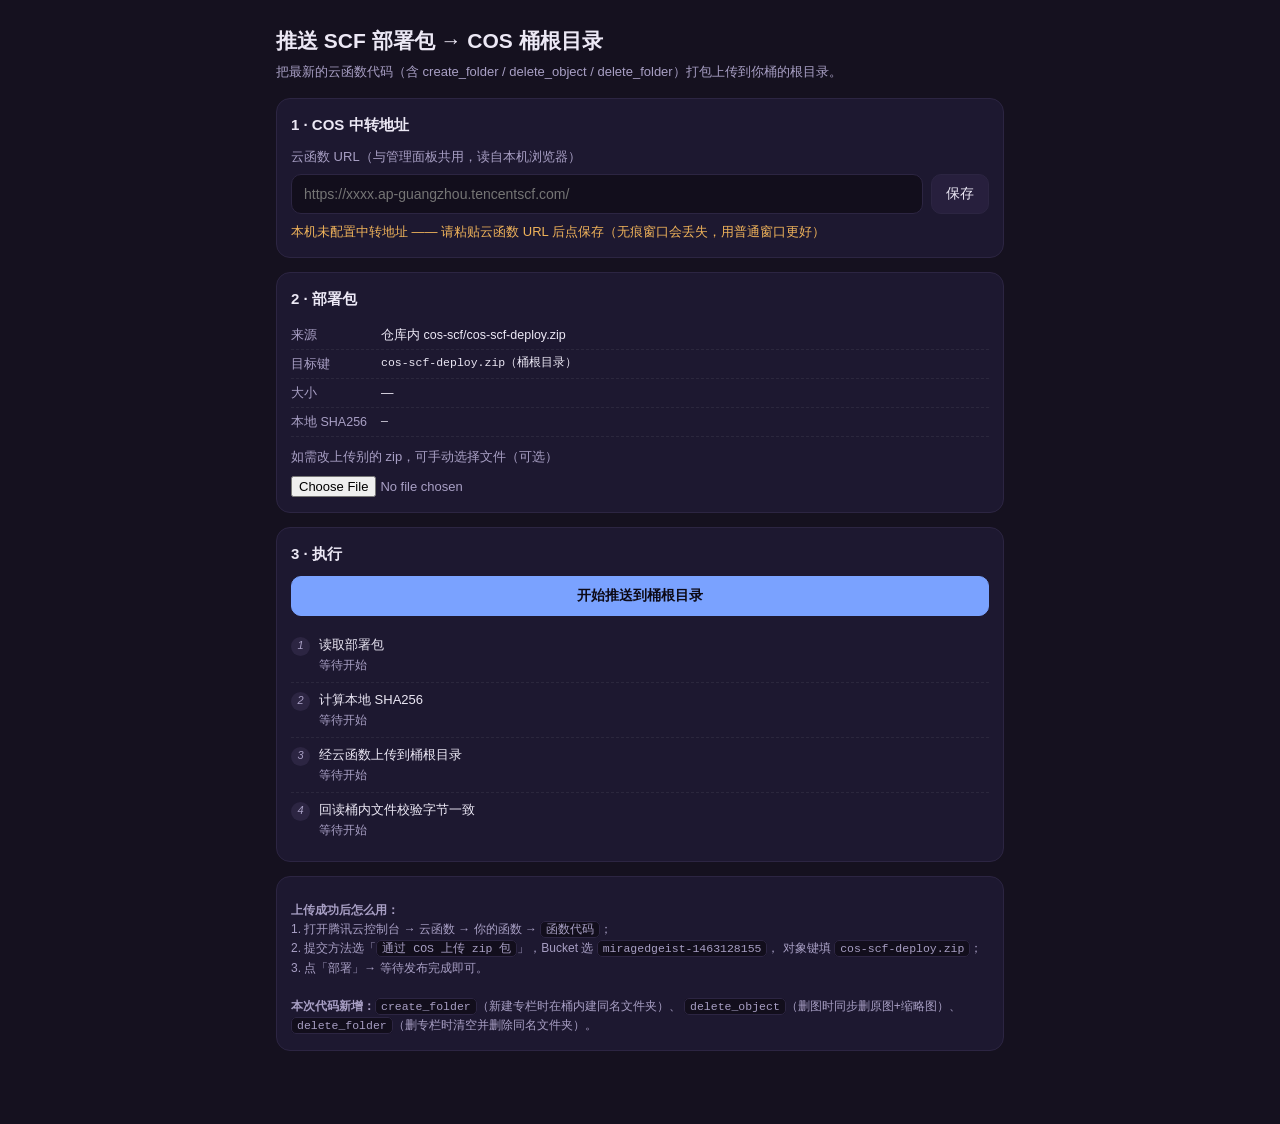
<file: deploy-scf.html>
<!doctype html>
<html lang="zh-CN">
<head>
<meta charset="utf-8">
<meta name="viewport" content="width=device-width, initial-scale=1, viewport-fit=cover">
<title>推送 SCF 部署包到 COS 桶根目录</title>
<style>
  :root{
    --bg:#15111f; --card:#1d1830; --line:#2c2542; --text:#ece8f5; --text2:#a89fc4;
    --accent:#7aa2ff; --ok:#5fd08a; --warn:#f0b35a; --danger:#ff6b81;
  }
  *{box-sizing:border-box}
  body{margin:0;background:var(--bg);color:var(--text);
    font:15px/1.6 -apple-system,BlinkMacSystemFont,"Segoe UI",Roboto,"PingFang SC","Microsoft YaHei",sans-serif;
    padding:env(safe-area-inset-top) 0 env(safe-area-inset-bottom)}
  .wrap{max-width:760px;margin:0 auto;padding:18px 16px 60px}
  header h1{font-size:21px;margin:6px 0 4px}
  header .sub{color:var(--text2);font-size:13px;margin:0 0 16px}
  .card{background:var(--card);border:1px solid var(--line);border-radius:14px;padding:14px;margin-bottom:14px}
  .card h2{font-size:15px;margin:0 0 10px}
  .lbl{display:block;font-size:13px;color:var(--text2);margin:10px 0 6px}
  .lbl:first-child{margin-top:0}
  input[type=text]{width:100%;background:#120e1c;border:1px solid var(--line);color:var(--text);
    border-radius:10px;padding:10px 12px;font-size:14px;font-family:inherit}
  .row{display:flex;gap:8px}
  .row input{flex:1}
  .btn{border:1px solid var(--line);background:#271f3d;color:var(--text);border-radius:10px;
    padding:10px 14px;font-size:14px;cursor:pointer;white-space:nowrap}
  .btn:active{transform:translateY(1px)}
  .btn.solid{background:var(--accent);color:#0d0a16;border-color:var(--accent);font-weight:600;width:100%}
  .btn.ghost{background:transparent}
  .btn:disabled{opacity:.45;cursor:not-allowed}
  .state{font-size:13px;margin-top:8px}
  .state.ok{color:var(--ok)} .state.warn{color:var(--warn)} .state.bad{color:var(--danger)}
  .steps{list-style:none;margin:0;padding:0;font-size:13px}
  .steps li{display:flex;gap:9px;padding:7px 0;border-bottom:1px dashed #ffffff10;align-items:flex-start}
  .steps li:last-child{border-bottom:0}
  .steps .dot{flex:none;width:19px;height:19px;border-radius:50%;background:#2c2542;color:var(--text2);
    display:flex;align-items:center;justify-content:center;font-size:11px;margin-top:2px}
  .steps li.run .dot{background:var(--accent);color:#0d0a16}
  .steps li.ok  .dot{background:var(--ok);color:#0d0a16}
  .steps li.bad .dot{background:var(--danger);color:#fff}
  .steps .txt{flex:1;min-width:0}
  .steps .msg{color:var(--text2);font-size:12px;word-break:break-all}
  .steps li.bad .msg{color:var(--danger)}
  .steps li.ok  .msg{color:var(--ok)}
  .mono{font-family:ui-monospace,SFMono-Regular,Menlo,Consolas,monospace;font-size:11.5px;word-break:break-all}
  .tip{font-size:12px;color:var(--text2);margin-top:10px;line-height:1.6}
  .tip code{background:#120e1c;border:1px solid var(--line);border-radius:5px;padding:1px 5px;font-size:11.5px}
  .kv{display:flex;gap:8px;font-size:12.5px;padding:4px 0;border-bottom:1px dashed #ffffff10}
  .kv:last-child{border-bottom:0}
  .kv b{flex:none;width:82px;color:var(--text2);font-weight:400}
  .kv span{flex:1;min-width:0;word-break:break-all}
  #toastWrap{position:fixed;left:50%;bottom:calc(20px + env(safe-area-inset-bottom));transform:translateX(-50%);
    display:flex;flex-direction:column;gap:8px;z-index:9999;width:max-content;max-width:90vw}
  .toast{background:#000a;color:#fff;padding:9px 14px;border-radius:10px;font-size:13px;border:1px solid #ffffff22}
</style>
</head>
<body>
<div class="wrap">
  <header>
    <h1>推送 SCF 部署包 → COS 桶根目录</h1>
    <p class="sub">把最新的云函数代码（含 create_folder / delete_object / delete_folder）打包上传到你桶的根目录。</p>
  </header>

  <div class="card">
    <h2>1 · COS 中转地址</h2>
    <label class="lbl">云函数 URL（与管理面板共用，读自本机浏览器）</label>
    <div class="row">
      <input type="text" id="relay" placeholder="https://xxxx.ap-guangzhou.tencentscf.com/">
      <button class="btn" id="saveRelay">保存</button>
    </div>
    <div class="state" id="relayState"></div>
  </div>

  <div class="card">
    <h2>2 · 部署包</h2>
    <div class="kv"><b>来源</b><span id="srcName">仓库内 cos-scf/cos-scf-deploy.zip</span></div>
    <div class="kv"><b>目标键</b><span class="mono" id="dstKey">cos-scf-deploy.zip（桶根目录）</span></div>
    <div class="kv"><b>大小</b><span id="zipSize">—</span></div>
    <div class="kv"><b>本地 SHA256</b><span class="mono" id="zipHash">—</span></div>
    <label class="lbl">如需改上传别的 zip，可手动选择文件（可选）</label>
    <input type="file" id="pick" accept=".zip,application/zip" style="font-size:13px;color:var(--text2)">
  </div>

  <div class="card">
    <h2>3 · 执行</h2>
    <button class="btn solid" id="go">开始推送到桶根目录</button>
    <ul class="steps" id="steps" style="margin-top:12px">
      <li data-k="fetch"><i class="dot">1</i><div class="txt"><div>读取部署包</div><div class="msg">等待开始</div></div></li>
      <li data-k="hash"><i class="dot">2</i><div class="txt"><div>计算本地 SHA256</div><div class="msg">等待开始</div></div></li>
      <li data-k="up"><i class="dot">3</i><div class="txt"><div>经云函数上传到桶根目录</div><div class="msg">等待开始</div></div></li>
      <li data-k="vfy"><i class="dot">4</i><div class="txt"><div>回读桶内文件校验字节一致</div><div class="msg">等待开始</div></div></li>
    </ul>
    <div class="row" style="margin-top:12px;display:none" id="resRow">
      <input type="text" id="resUrl" readonly>
      <button class="btn" id="copyUrl">复制</button>
    </div>
  </div>

  <div class="card">
    <div class="tip">
      <b>上传成功后怎么用：</b><br>
      1. 打开腾讯云控制台 → 云函数 → 你的函数 → <code>函数代码</code>；<br>
      2. 提交方法选「<code>通过 COS 上传 zip 包</code>」，Bucket 选 <code>miragedgeist-1463128155</code>，
         对象键填 <code>cos-scf-deploy.zip</code>；<br>
      3. 点「部署」→ 等待发布完成即可。<br><br>
      <b>本次代码新增：</b><code>create_folder</code>（新建专栏时在桶内建同名文件夹）、
      <code>delete_object</code>（删图时同步删原图+缩略图）、
      <code>delete_folder</code>（删专栏时清空并删除同名文件夹）。
    </div>
  </div>
</div>
<div id="toastWrap"></div>

<script>
const LS_RELAY = 'mg_cos_sync_url';
const ZIP_PATH  = 'cos-scf/cos-scf-deploy.zip';
const ROOT_KEY  = 'cos-scf-deploy.zip';

const $ = s => document.querySelector(s);
const relayIn = $('#relay'), relaySt = $('#relayState');

function toast(m, t){
  const d = document.createElement('div');
  d.className = 'toast'; d.textContent = m;
  $('#toastWrap').appendChild(d);
  setTimeout(() => d.remove(), t || 2600);
}
function step(k, cls, msg){
  const li = document.querySelector(`.steps li[data-k="${k}"]`);
  if (!li) return;
  li.className = cls || '';
  if (msg != null) li.querySelector('.msg').textContent = msg;
}
function normUrl(u){
  u = (u || '').trim();
  if (u && !/^https?:\/\//i.test(u)) u = 'https://' + u;
  return u;
}
function paintRelay(){
  const v = (localStorage.getItem(LS_RELAY) || '').trim();
  relayIn.value = v;
  if (v) { relaySt.className = 'state ok'; relaySt.textContent = '已读到本机保存的中转地址 ✅'; }
  else   { relaySt.className = 'state warn'; relaySt.textContent = '本机未配置中转地址 —— 请粘贴云函数 URL 后点保存（无痕窗口会丢失，用普通窗口更好）'; }
}
paintRelay();

$('#saveRelay').onclick = () => {
  const v = normUrl(relayIn.value);
  if (!v) { toast('请先填写云函数 URL'); return; }
  localStorage.setItem(LS_RELAY, v);
  paintRelay();
  toast('已保存到本机');
};

/* ---------- SHA256 ---------- */
async function sha256Hex(buf){
  const h = await crypto.subtle.digest('SHA-256', buf);
  return [...new Uint8Array(h)].map(b => b.toString(16).padStart(2, '0')).join('');
}
function blobToBase64(blob){
  return new Promise((res, rej) => {
    const r = new FileReader();
    r.onload = () => { const d = r.result || ''; const i = d.indexOf(','); res(i >= 0 ? d.slice(i + 1) : d); };
    r.onerror = () => rej(r.error || new Error('读取失败'));
    r.readAsDataURL(blob);
  });
}
/* ---------- base64 中转上传（zip 仅几 KB，无需预签名） ---------- */
function cosRelay(key, blob, ct){
  const base = normUrl(localStorage.getItem(LS_RELAY) || '');
  if (!base) return Promise.reject(new Error('COS 中转地址未配置'));
  const sep = base.includes('?') ? '&' : '?';
  const url = `${base}${sep}action=upload&key=${encodeURIComponent(key)}&ct=${encodeURIComponent(ct)}`;
  return blobToBase64(blob).then(b64 => new Promise((resolve, reject) => {
    const xhr = new XMLHttpRequest();
    xhr.timeout = 120000;
    xhr.onload = () => {
      if (xhr.status >= 200 && xhr.status < 300) {
        try { const j = JSON.parse(xhr.responseText); j.ok ? resolve(j) : reject(new Error(j.err || '云函数业务失败')); }
        catch (_) { reject(new Error('响应非 JSON：' + xhr.responseText.slice(0, 160))); }
      } else {
        let d = ''; try { d = (JSON.parse(xhr.responseText || '{}').err) || ''; } catch (_) { d = xhr.responseText.slice(0, 120); }
        reject(new Error(`HTTP ${xhr.status}${d ? ': ' + d : ''}`));
      }
    };
    xhr.onerror = () => reject(new Error('网络错误或跨域拦截'));
    xhr.ontimeout = () => { xhr.abort(); reject(new Error('上传超时（120s）')); };
    xhr.open('POST', url, true);
    xhr.setRequestHeader('Content-Type', 'text/plain');
    xhr.send(b64);
  }));
}

/* ---------- 手选文件 ---------- */
let pickedFile = null;
$('#pick').onchange = e => {
  pickedFile = e.target.files[0] || null;
  $('#srcName').textContent = pickedFile ? ('本地文件：' + pickedFile.name) : '仓库内 cos-scf/cos-scf-deploy.zip';
  $('#zipSize').textContent = pickedFile ? (pickedFile.size + ' 字节') : '—';
  $('#zipHash').textContent = '—';
};

/* ---------- 主流程 ---------- */
$('#go').onclick = async () => {
  const btn = $('#go');
  btn.disabled = true;
  $('#resRow').style.display = 'none';
  ['fetch','hash','up','vfy'].forEach(k => step(k, '', '等待开始'));

  try {
    if (!(localStorage.getItem(LS_RELAY) || '').trim()) throw new Error('请先在上方填写并保存云函数 URL');

    // 1 读取 zip
    step('fetch', 'run', '读取中…');
    let blob;
    if (pickedFile) {
      blob = pickedFile;
    } else {
      const r = await fetch(ZIP_PATH + '?t=' + Date.now(), { cache: 'no-store' });
      if (!r.ok) throw new Error(`拉取 ${ZIP_PATH} 失败（HTTP ${r.status}），可先手动选择本地 zip`);
      blob = await r.blob();
    }
    const buf = await blob.arrayBuffer();
    $('#zipSize').textContent = buf.byteLength + ' 字节';
    step('fetch', 'ok', `已读取 ${buf.byteLength} 字节`);

    // 2 本地哈希
    step('hash', 'run', '计算中…');
    const localHash = await sha256Hex(buf);
    $('#zipHash').textContent = localHash;
    step('hash', 'ok', localHash);

    // 3 上传
    step('up', 'run', `上传到桶根目录 ${ROOT_KEY} …`);
    const res = await cosRelay(ROOT_KEY, blob, 'application/zip');
    step('up', 'ok', res.url || res.key || '已上传');
    if (res.url) {
      $('#resUrl').value = res.url;
      $('#resRow').style.display = '';
    }

    // 4 回读校验
    step('vfy', 'run', '回读桶内文件…');
    try {
      const rr = await fetch(res.url + '?t=' + Date.now(), { cache: 'no-store' });
      if (!rr.ok) throw new Error('HTTP ' + rr.status);
      const rbuf = await rr.arrayBuffer();
      const remoteHash = await sha256Hex(rbuf);
      if (remoteHash === localHash) {
        step('vfy', 'ok', `字节一致 ✅ ${remoteHash.slice(0, 16)}…（${rbuf.byteLength} 字节）`);
        toast('推送完成，字节校验通过 ✅', 3200);
      } else {
        step('vfy', 'bad', `哈希不一致！本地 ${localHash.slice(0,16)}… / 桶内 ${remoteHash.slice(0,16)}…`);
        toast('上传成功但哈希不一致，请重试', 3600);
      }
    } catch (e) {
      // 桶可能是私有读或未开 CORS，此时无法回读，不算失败
      step('vfy', '', `跳过校验（桶不可匿名读或未开 CORS）：${e.message}`);
      toast('已上传，回读校验被桶权限挡住（不影响部署）', 3400);
    }
  } catch (e) {
    const running = document.querySelector('.steps li.run');
    if (running) { running.className = 'bad'; running.querySelector('.msg').textContent = e.message; }
    toast('失败：' + e.message, 4000);
  } finally {
    btn.disabled = false;
  }
};

$('#copyUrl').onclick = () => {
  const v = $('#resUrl').value;
  if (!v) return;
  navigator.clipboard?.writeText(v).then(() => toast('已复制'), () => toast('复制失败，请手动选中'));
};
</script>
</body>
</html>
</file>
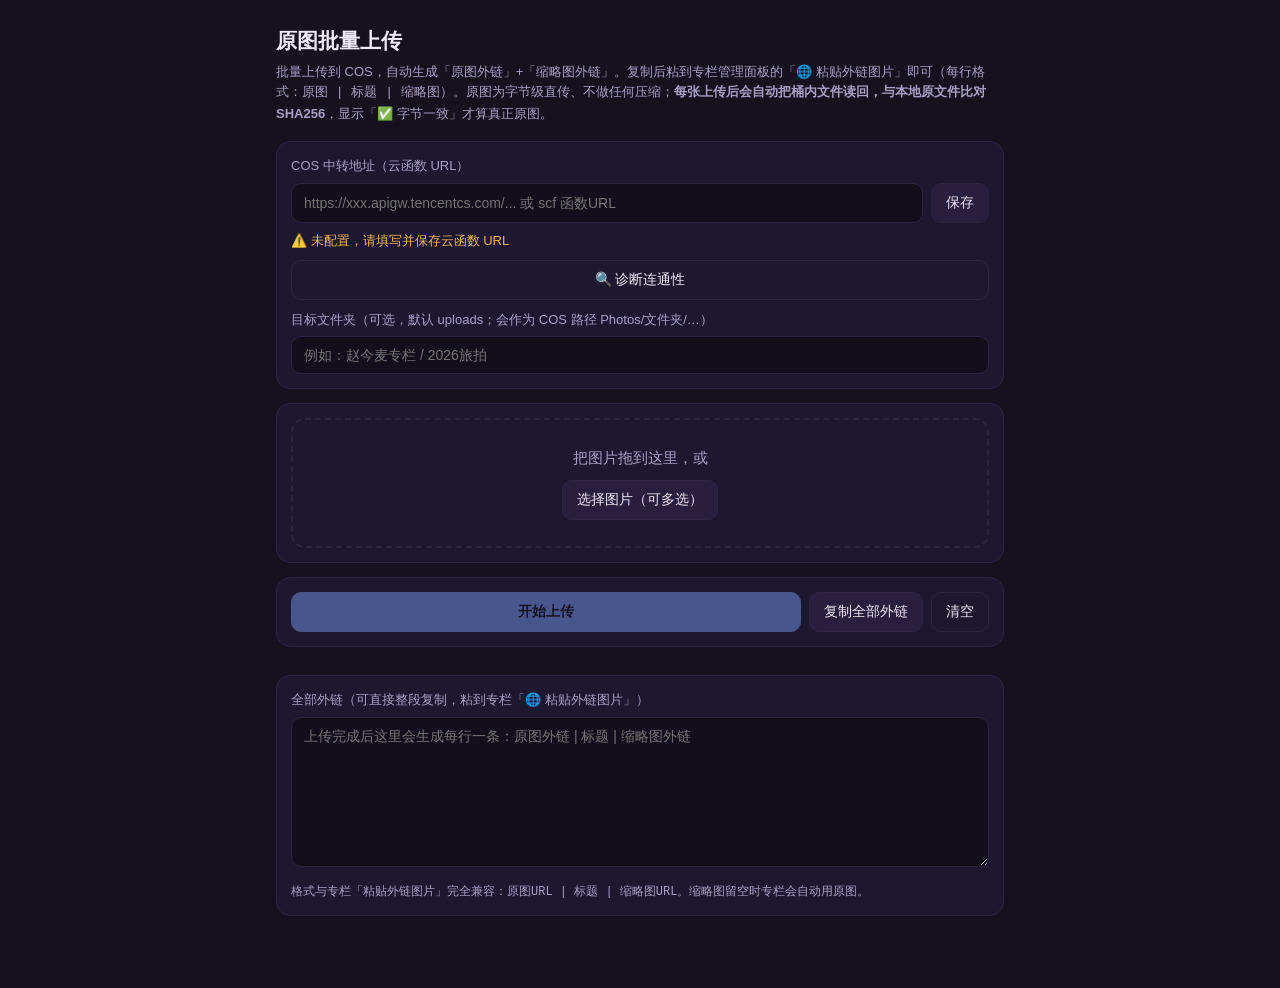
<file: upload.html>
<!doctype html>
<html lang="zh-CN">
<head>
<meta charset="utf-8">
<meta name="viewport" content="width=device-width, initial-scale=1, viewport-fit=cover">
<title>原图批量上传 · 生成外链</title>
<style>
  :root{
    --bg:#15111f; --card:#1d1830; --line:#2c2542; --text:#ece8f5; --text2:#a89fc4;
    --accent:#7aa2ff; --ok:#5fd08a; --warn:#f0b35a; --danger:#ff6b81;
  }
  *{box-sizing:border-box}
  body{margin:0;background:var(--bg);color:var(--text);
    font:15px/1.6 -apple-system,BlinkMacSystemFont,"Segoe UI",Roboto,"PingFang SC","Microsoft YaHei",sans-serif;
    padding:env(safe-area-inset-top) 0 env(safe-area-inset-bottom)}
  .wrap{max-width:760px;margin:0 auto;padding:18px 16px 60px}
  header h1{font-size:21px;margin:6px 0 4px}
  header .sub{color:var(--text2);font-size:13px;margin:0 0 16px}
  .card{background:var(--card);border:1px solid var(--line);border-radius:14px;padding:14px;margin-bottom:14px}
  .lbl{display:block;font-size:13px;color:var(--text2);margin:10px 0 6px}
  .lbl:first-child{margin-top:0}
  input[type=text],textarea{width:100%;background:#120e1c;border:1px solid var(--line);color:var(--text);
    border-radius:10px;padding:10px 12px;font-size:14px;font-family:inherit}
  textarea{resize:vertical}
  .row{display:flex;gap:8px}
  .row input{flex:1}
  .btn{border:1px solid var(--line);background:#271f3d;color:var(--text);border-radius:10px;
    padding:10px 14px;font-size:14px;cursor:pointer;white-space:nowrap}
  .btn:active{transform:translateY(1px)}
  .btn.solid{background:var(--accent);color:#0d0a16;border-color:var(--accent);font-weight:600;flex:1}
  .btn.ghost{background:transparent}
  .btn:disabled{opacity:.45;cursor:not-allowed}
  .state{font-size:13px;margin-top:8px}
  .state.ok{color:var(--ok)} .state.warn{color:var(--warn)}
  .drop{border:2px dashed var(--line);border-radius:14px;padding:26px 16px;text-align:center;color:var(--text2)}
  .drop.drag{border-color:var(--accent);color:var(--text);background:#211a36}
  .drop p{margin:0 0 10px}
  .actions{display:flex;gap:8px;flex-wrap:wrap}
  .list{display:flex;flex-direction:column;gap:10px;margin-bottom:14px}
  .item{background:var(--card);border:1px solid var(--line);border-radius:14px;padding:10px;display:flex;gap:10px;align-items:flex-start}
  .item .thumb{width:60px;height:60px;object-fit:cover;border-radius:8px;flex:none;background:#120e1c}
  .item .meta{flex:1;min-width:0}
  .item .name{font-size:13px;word-break:break-all}
  .item .size{font-size:12px;color:var(--text2)}
  .item .prog{font-size:12px;color:var(--accent);margin-top:2px}
  .item .integ{font-size:12px;margin-top:2px;word-break:break-all}
  .item .integ.ok{color:var(--ok)}
  .item .integ.warn{color:var(--warn)}
  .item .integ.bad{color:var(--danger);font-weight:600}
  .item .links{display:flex;flex-direction:column;gap:6px;margin-top:6px}
  .item .link{font-size:12px;padding:7px 9px}
  .item .ops{display:flex;flex-direction:column;gap:6px;flex:none}
  .mini{border:1px solid var(--line);background:#271f3d;color:var(--text2);border-radius:8px;
    padding:6px 9px;font-size:12px;cursor:pointer}
  .mini:active{transform:translateY(1px)}
  .tip{font-size:12px;color:var(--text2);margin-top:8px;line-height:1.5}
  #toastWrap{position:fixed;left:50%;bottom:calc(20px + env(safe-area-inset-bottom));transform:translateX(-50%);
    display:flex;flex-direction:column;gap:8px;z-index:9999;width:max-content;max-width:90vw}
  .toast{background:#000a;color:#fff;padding:9px 14px;border-radius:10px;font-size:13px;
    border:1px solid #ffffff22;animation:tin .2s ease}
  .toast.ok{border-color:#5fd08a88} .toast.err{border-color:#ff6b8188}
  @keyframes tin{from{opacity:0;transform:translateY(8px)}to{opacity:1;transform:none}}
</style>
</head>
<body>
<main class="wrap">
  <header>
    <h1>原图批量上传</h1>
    <p class="sub">批量上传到 COS，自动生成「原图外链」+「缩略图外链」。复制后粘到专栏管理面板的「🌐 粘贴外链图片」即可（每行格式：<code>原图 | 标题 | 缩略图</code>）。原图为字节级直传、不做任何压缩；<b>每张上传后会自动把桶内文件读回，与本地原文件比对 SHA256</b>，显示「✅ 字节一致」才算真正原图。</p>
  </header>

  <section class="card">
    <label class="lbl">COS 中转地址（云函数 URL）</label>
    <div class="row">
      <input id="relay" type="text" placeholder="https://xxx.apigw.tencentcs.com/... 或 scf 函数URL" inputmode="url">
      <button id="saveRelay" class="btn">保存</button>
    </div>
    <div id="relayState" class="state"></div>
    <div class="row" style="margin-top:8px">
      <button id="diag" class="btn ghost" style="flex:1">🔍 诊断连通性</button>
    </div>
    <div id="diagOut" class="tip" style="display:none"></div>

    <label class="lbl">目标文件夹（可选，默认 uploads；会作为 COS 路径 Photos/文件夹/…）</label>
    <input id="folder" type="text" placeholder="例如：赵今麦专栏 / 2026旅拍">
  </section>

  <section class="card">
    <div id="drop" class="drop">
      <p>把图片拖到这里，或</p>
      <button id="pick" class="btn">选择图片（可多选）</button>
      <input id="file" type="file" accept="image/*" multiple hidden>
    </div>
  </section>

  <section class="card actions">
    <button id="upload" class="btn solid">开始上传</button>
    <button id="copyAll" class="btn">复制全部外链</button>
    <button id="clear" class="btn ghost">清空</button>
  </section>

  <section id="list" class="list"></section>

  <section class="card">
    <label class="lbl">全部外链（可直接整段复制，粘到专栏「🌐 粘贴外链图片」）</label>
    <textarea id="allLinks" rows="8" readonly placeholder="上传完成后这里会生成每行一条：原图外链 | 标题 | 缩略图外链"></textarea>
    <div class="tip">格式与专栏「粘贴外链图片」完全兼容：<code>原图URL | 标题 | 缩略图URL</code>。缩略图留空时专栏会自动用原图。</div>
  </section>
</main>
<div id="toastWrap"></div>

<script type="module">
import { cosReady, cosRelay, cosDiagnose } from './assets/js/cos.js';
import { el, uid, toast } from './assets/js/ui.js';

const $ = s => document.querySelector(s);
const LS_RELAY = 'mg_cos_sync_url';

/* ---------- COS 中转地址（与管理面板共用 localStorage，配过一次即可） ---------- */
const relayIn = $('#relay');
relayIn.value = localStorage.getItem(LS_RELAY) || '';
function refreshRelayState() {
  const ok = cosReady();
  const s = $('#relayState');
  s.textContent = ok ? '✅ 已配置，可直接上传' : '⚠️ 未配置，请填写并保存云函数 URL';
  s.className = 'state ' + (ok ? 'ok' : 'warn');
  $('#upload').disabled = !ok;
}
$('#saveRelay').onclick = () => {
  const v = relayIn.value.trim();
  if (v) localStorage.setItem(LS_RELAY, v); else localStorage.removeItem(LS_RELAY);
  toast(v ? '已保存中转地址' : '已清除', v ? 'ok' : '');
  refreshRelayState();
};
$('#diag').onclick = async () => {
  const out = $('#diagOut');
  out.style.display = 'block';
  out.textContent = '⏳ 正在诊断…';
  try {
    const r = await cosDiagnose();
    out.innerHTML = r.map(x => `· ${x.ok ? '✅' : '❌'} ${x.step}: ${x.msg}`).join('<br>');
  } catch (e) { out.textContent = '❌ 诊断异常: ' + e.message; }
};
refreshRelayState();

/* ---------- 缩略图：本地 700px / 0.8（与管理面板一致）；原图则原字节直传 ---------- */
function compressImage(file, maxSide = 700, quality = .8) {
  return new Promise((resolve, reject) => {
    const url = URL.createObjectURL(file);
    const img = new Image();
    img.onload = () => {
      URL.revokeObjectURL(url);
      const scale = Math.min(1, maxSide / Math.max(img.width, img.height));
      const w = Math.round(img.width * scale), h = Math.round(img.height * scale);
      const cv = document.createElement('canvas');
      cv.width = w; cv.height = h;
      const ctx = cv.getContext('2d');
      ctx.imageSmoothingQuality = 'high';
      ctx.drawImage(img, 0, 0, w, h);
      cv.toBlob(b => b ? resolve(b) : reject(new Error('缩略图生成失败')), 'image/jpeg', quality);
    };
    img.onerror = () => { URL.revokeObjectURL(url); reject(new Error('无法读取图片')); };
    img.src = url;
  });
}
const cleanName = n => (n || '').replace(/\.[^.]+$/, '');
const fmtSize = n => n < 1024 ? n + ' B' : n < 1048576 ? (n / 1024).toFixed(1) + ' KB' : (n / 1048576).toFixed(1) + ' MB';

/* ---------- 字节级自检：上传后把桶内文件读回，与本地原文件比对 SHA256 ---------- */
async function sha256Hex(input) {
  const buf = input instanceof ArrayBuffer ? input : await input.arrayBuffer();
  const h = await crypto.subtle.digest('SHA-256', buf);
  return [...new Uint8Array(h)].map(b => b.toString(16).padStart(2, '0')).join('');
}
async function verifyIntegrity(it, remoteUrl) {
  try {
    const [local, remote] = await Promise.all([
      sha256Hex(it.file),
      sha256Hex(await (await fetch(remoteUrl, { cache: 'no-store' })).blob()),
    ]);
    return local === remote
      ? { ok: true, hash: local }
      : { ok: false, local, remote };
  } catch (e) {
    return { ok: null, err: e.message };
  }
}

/* ---------- 选择 / 拖拽 ---------- */
let items = [];
const fileIn = $('#file');
$('#pick').onclick = () => fileIn.click();
fileIn.onchange = () => { if (fileIn.files.length) addFiles([...fileIn.files]); fileIn.value = ''; };
const drop = $('#drop');
['dragenter', 'dragover'].forEach(ev => drop.addEventListener(ev, e => { e.preventDefault(); drop.classList.add('drag'); }));
['dragleave', 'drop'].forEach(ev => drop.addEventListener(ev, e => { e.preventDefault(); drop.classList.remove('drag'); }));
drop.addEventListener('drop', e => { if (e.dataTransfer.files.length) addFiles([...e.dataTransfer.files]); });

function addFiles(files) {
  for (const f of files) {
    if (!f.type.startsWith('image/')) { toast(`${f.name} 不是图片，已跳过`, 'err'); continue; }
    const it = { id: uid(), file: f, status: 'pending', progress: 0, result: null, thumbFallback: false };
    items.push(it);
    renderItem(it);
  }
  refreshAllLinks();
}

function renderItem(it) {
  const node = el('div', { class: 'item' },
    el('img', { class: 'thumb', src: URL.createObjectURL(it.file), alt: '' }),
    el('div', { class: 'meta' },
      el('div', { class: 'name' }, it.file.name),
      el('div', { class: 'size' }, fmtSize(it.file.size)),
      el('div', { class: 'prog' }, '待上传'),
      el('div', { class: 'integ' }, ''),
      el('div', { class: 'links' },
        el('input', { class: 'link', readonly: '', placeholder: '原图外链生成后显示' }),
        el('input', { class: 'link', readonly: '', placeholder: '缩略图外链生成后显示' }),
      ),
      el('div', { class: 'ops' },
        el('button', { class: 'mini', onclick: () => copyText(it._orig.value) }, '复制原图'),
        el('button', { class: 'mini', onclick: () => copyText(it._thumb.value) }, '复制缩略图'),
      ),
    ),
  );
  it._node = node;
  it._prog = node.querySelector('.prog');
  it._integ = node.querySelector('.integ');
  it._orig = node.querySelectorAll('.link')[0];
  it._thumb = node.querySelectorAll('.link')[1];
  $('#list').append(node);
}

function setProgress(it, p) {
  it.progress = p;
  if (it._prog) it._prog.textContent = '上传中 ' + Math.round(p * 100) + '%';
}

/* ---------- 上传单张：原图(原始字节) + 缩略图(700px) ---------- */
async function uploadItem(it) {
  const name = uid();
  const ext = (it.file.name.split('.').pop() || 'jpg').toLowerCase().replace(/[^a-z0-9]/g, '') || 'jpg';
  const ctype = it.file.type || 'image/jpeg';
  const folder = ($('#folder').value.trim() || 'uploads').replace(/[^\w一-龥\-]/g, '-') || 'uploads';

  it.status = 'uploading';
  it._prog.textContent = '上传原图中…';
  // 原图：原始文件字节级直传，零压缩
  const r1 = await cosRelay(`Photos/${folder}/${name}.${ext}`, it.file, ctype, p => setProgress(it, p * 0.6));

  // 字节级自检：把桶内文件读回，与本地原文件比对 SHA256
  it._prog.textContent = '校验原图字节…';
  const v = await verifyIntegrity(it, r1.url);
  if (v.ok === true) {
    it._integ.textContent = '✅ 字节一致（SHA256 匹配，原图零压缩）';
    it._integ.className = 'integ ok';
  } else if (v.ok === null) {
    it._integ.textContent = '⚠️ 无法校验（' + (v.err || '网络/跨域') + '），但上传已成功';
    it._integ.className = 'integ warn';
  } else {
    it._integ.textContent = '❌ 字节不一致！本地 ' + (v.local || '').slice(0, 10) + ' / 远端 ' + (v.remote || '').slice(0, 10);
    it._integ.className = 'integ bad';
  }

  it._prog.textContent = '上传缩略图中…';
  let thumbUrl;
  try {
    const tb = await compressImage(it.file, 700, .8);
    const r2 = await cosRelay(`Photos/${folder}/${name}-t.jpg`, tb, 'image/jpeg', p => setProgress(it, 0.6 + p * 0.4));
    thumbUrl = r2.url;
  } catch (e) {
    // HEIC 等浏览器无法用 canvas 解码时，缩略图回退为原图外链（仍可正常显示）
    thumbUrl = r1.url; it.thumbFallback = true;
  }
  it.status = 'done';
  it.result = { orig: r1.url, thumb: thumbUrl, title: cleanName(it.file.name) };
  it._orig.value = r1.url;
  it._thumb.value = thumbUrl;
  it._prog.textContent = it.thumbFallback ? '✅ 完成（缩略图回退为原图）' : '✅ 完成';
  refreshAllLinks();
}

async function startUpload() {
  if (!cosReady()) return toast('请先配置 COS 中转地址', 'err');
  const pending = items.filter(i => i.status === 'pending' || i.status === 'error');
  if (!pending.length) return toast('没有待上传的文件', '');
  const CONC = 3; let cur = 0;
  const worker = async () => {
    while (cur < pending.length) {
      const it = pending[cur++];
      if (it.status === 'done') continue;
      try { await uploadItem(it); }
      catch (e) { it.status = 'error'; if (it._prog) it._prog.textContent = '✗ ' + (e.message || e); }
    }
  };
  await Promise.all(Array.from({ length: Math.min(CONC, pending.length) }, worker));
  const ok = items.filter(i => i.status === 'done').length;
  toast(`上传完成：${ok} 张`, 'ok');
}

function lineFor(it) {
  if (!it.result) return '';
  return `${it.result.orig} | ${it.result.title} | ${it.result.thumb}`;
}
function refreshAllLinks() {
  $('#allLinks').value = items.filter(i => i.result).map(lineFor).filter(Boolean).join('\n');
}

function copyText(t) {
  if (!t) return;
  const done = () => toast('已复制', 'ok');
  if (navigator.clipboard && navigator.clipboard.writeText) {
    navigator.clipboard.writeText(t).then(done).catch(() => fallbackCopy(t, done));
  } else fallbackCopy(t, done);
}
function fallbackCopy(t, done) {
  const ta = document.createElement('textarea');
  ta.value = t; ta.style.position = 'fixed'; ta.style.opacity = '0';
  document.body.append(ta); ta.select();
  try { document.execCommand('copy'); done(); } catch { toast('复制失败，请手动选择', 'err'); }
  ta.remove();
}

$('#upload').onclick = startUpload;
$('#copyAll').onclick = () => {
  const v = $('#allLinks').value;
  if (!v) return toast('还没有生成的外链', '');
  copyText(v);
};
$('#clear').onclick = () => { items = []; $('#list').innerHTML = ''; $('#allLinks').value = ''; };
</script>
</body>
</html>
</file>
